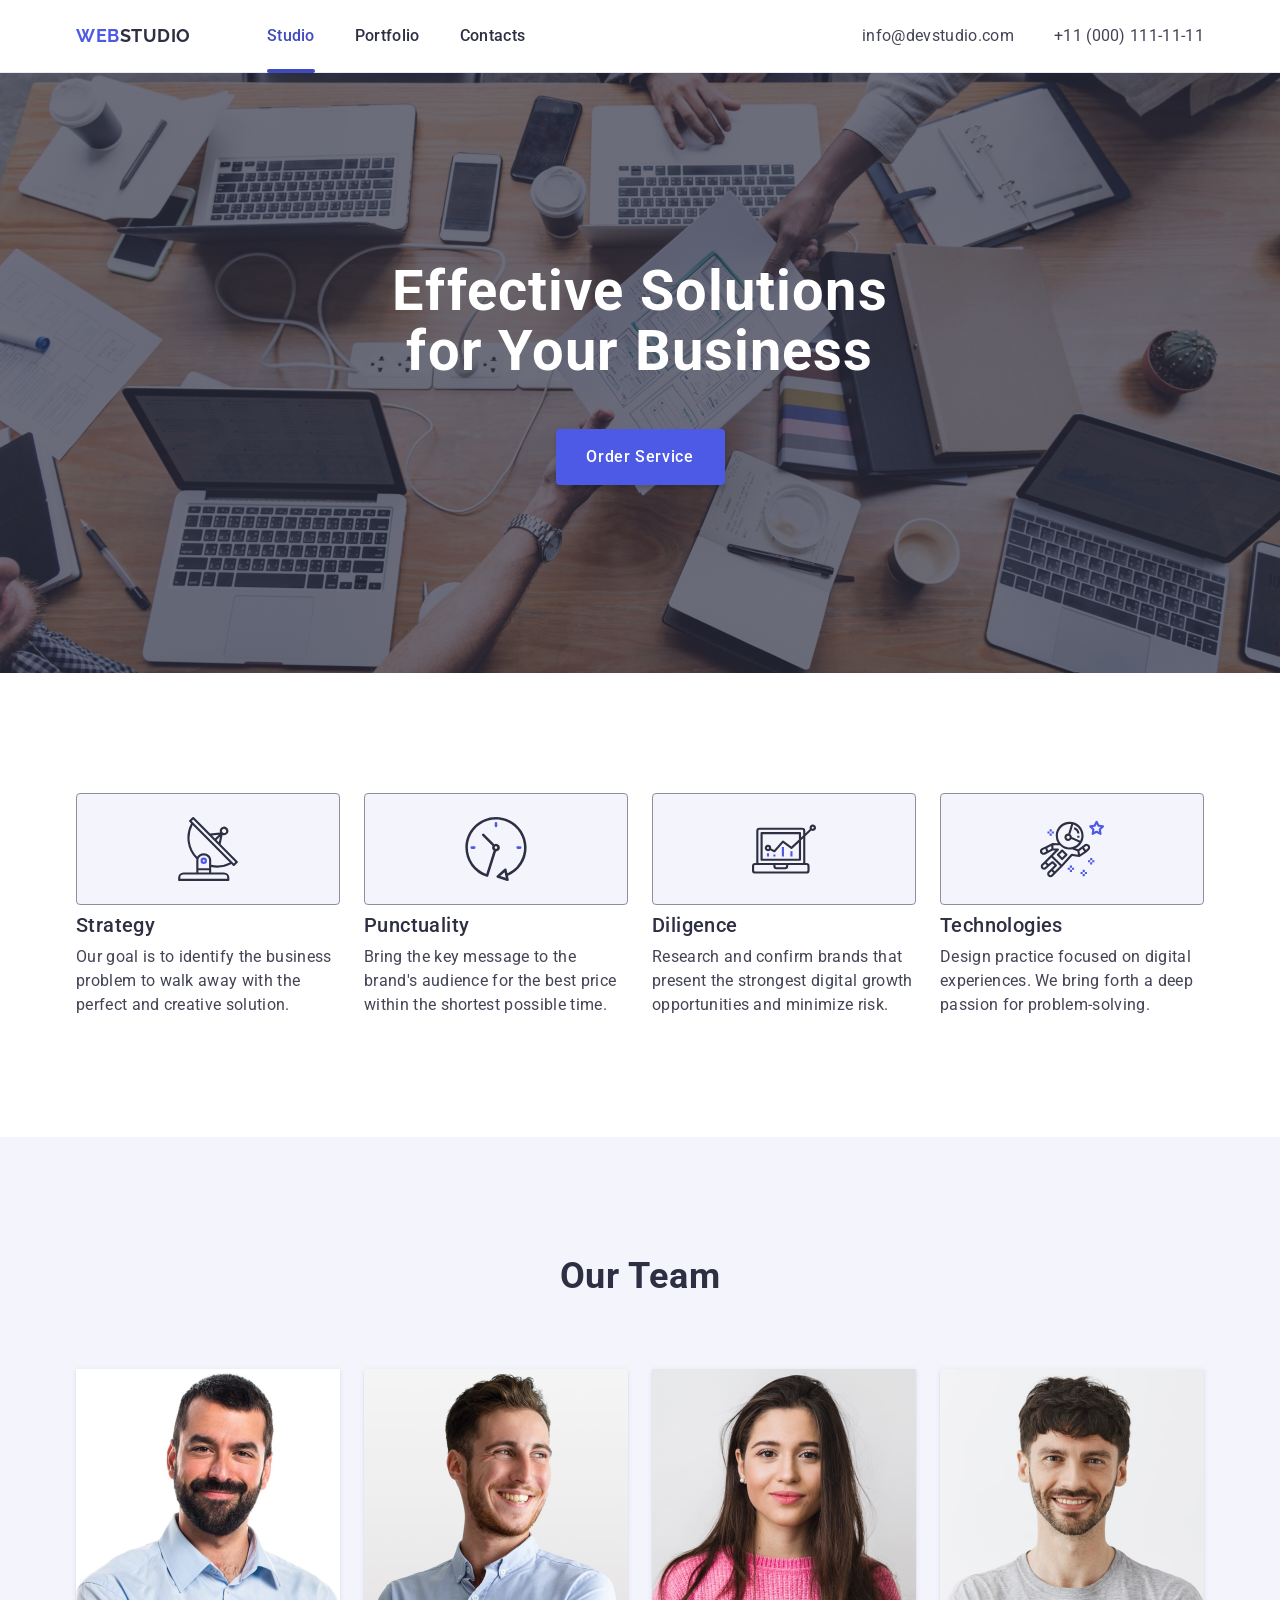
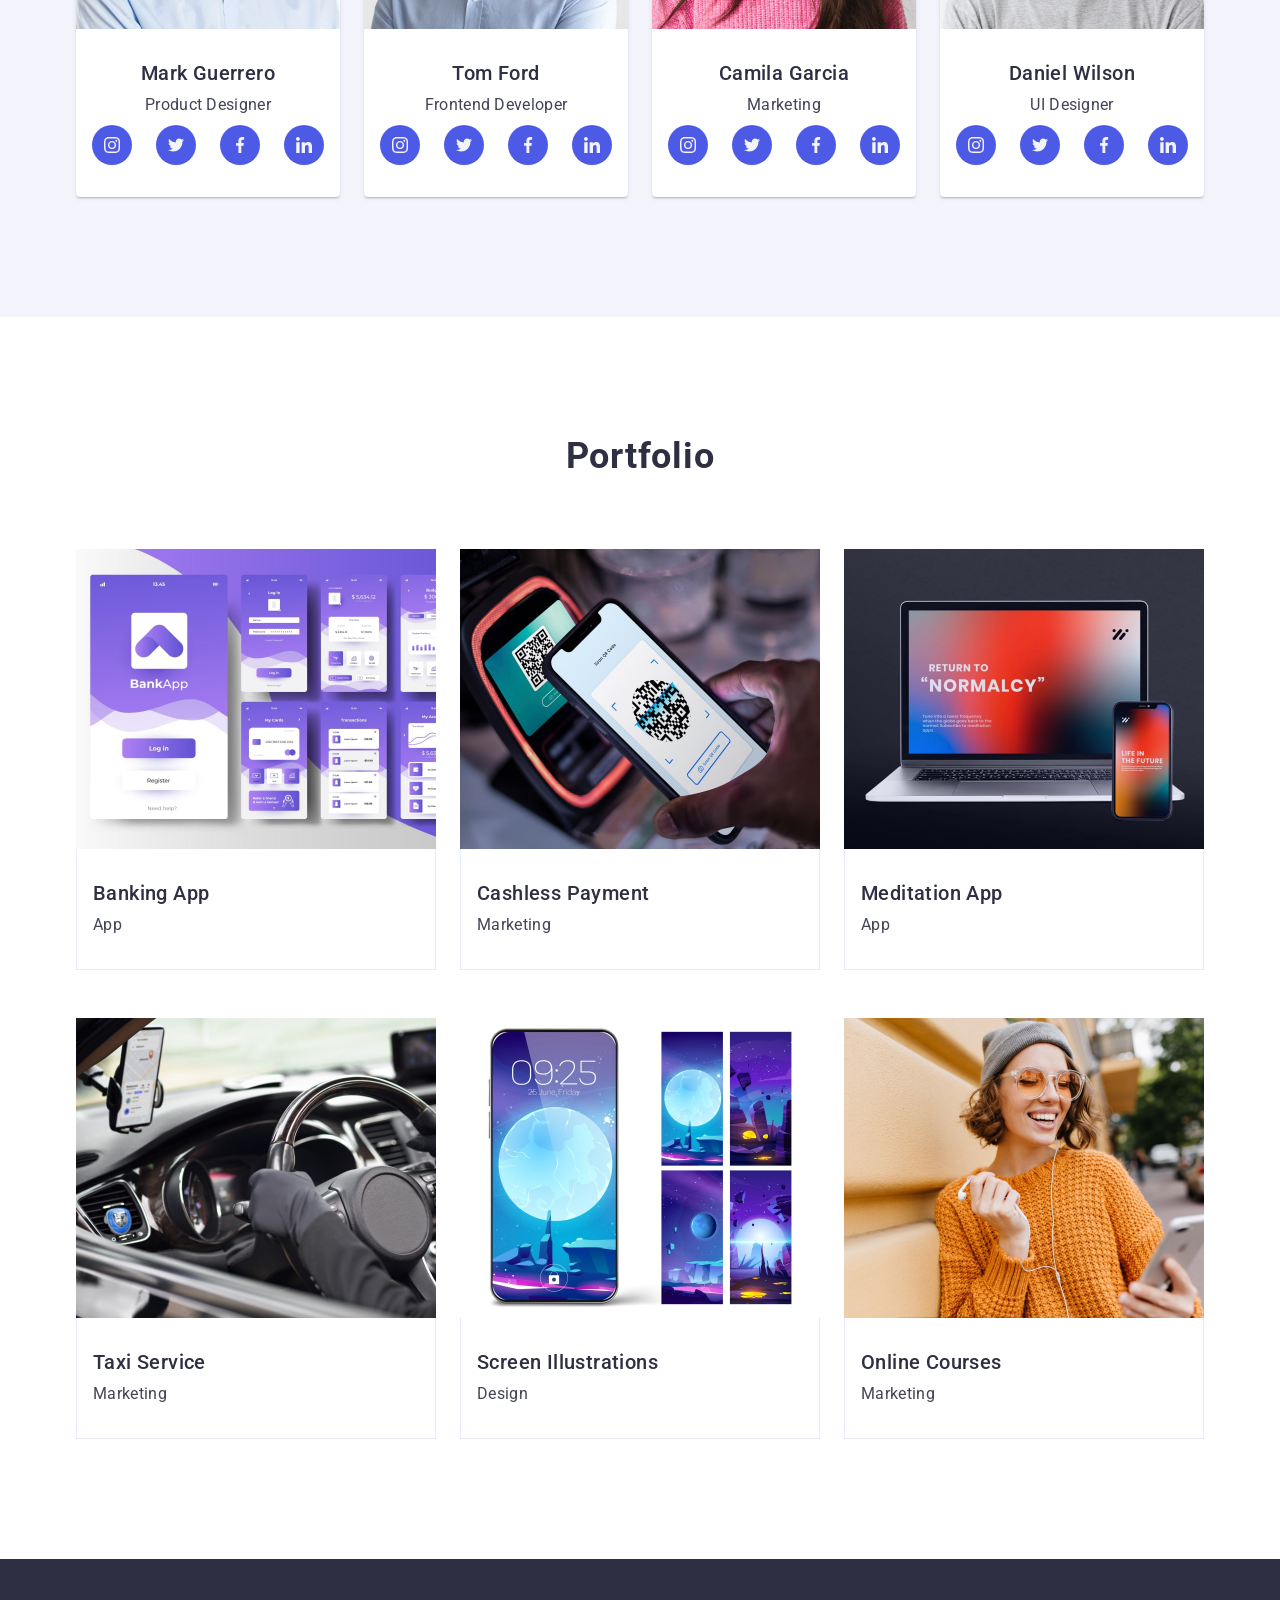
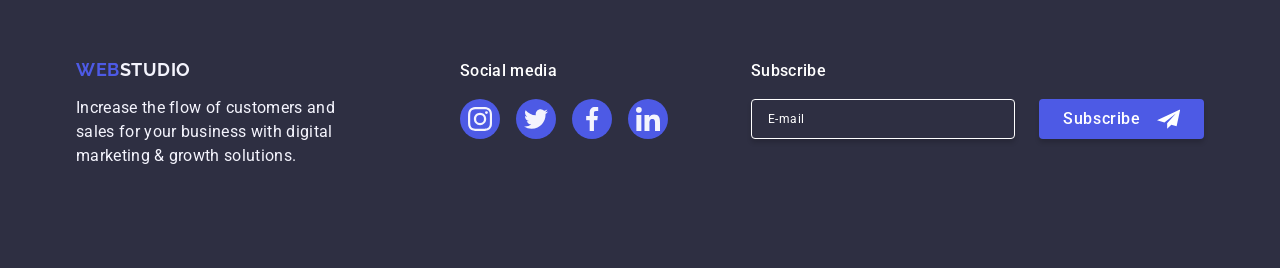
<file: index.html>
<!DOCTYPE html>
<html lang="en">
  <head>
    <meta charset="UTF-8" />
    <meta name="viewport" content="width=device-width, initial-scale=1.0" />
    <title>WebStudio</title>
    <link rel="preconnect" href="https://fonts.googleapis.com" />
    <link rel="preconnect" href="https://fonts.gstatic.com" crossorigin />
    <link
      href="https://fonts.googleapis.com/css2?family=Raleway:ital,wght@0,700;1,700&family=Roboto:wght@400;500;700&display=swap"
      rel="stylesheet"
    />
    <link
      rel="stylesheet"
      href="https://cdnjs.cloudflare.com/ajax/libs/modern-normalize/2.0.0/modern-normalize.min.css"
      integrity="sha512-4xo8blKMVCiXpTaLzQSLSw3KFOVPWhm/TRtuPVc4WG6kUgjH6J03IBuG7JZPkcWMxJ5huwaBpOpnwYElP/m6wg=="
      crossorigin="anonymous"
      referrerpolicy="no-referrer"
    />
    <link rel="stylesheet" href="./css/styles.css" />
  </head>

  <body>
    <header class="header">
      <div class="container header-container">
        <nav class="header-navigation">
          <a class="logo header-logo" href="./index.html"
            >Web<span class="header-logo-accent">Studio</span></a
          >
          <ul class="header-nav-list">
            <li class="header-menu">
              <a class="header-menu-link current" href="./index.html">Studio</a>
            </li>
            <li class="header-menu">
              <a class="header-menu-link" href="">Portfolio</a>
            </li>
            <li class="header-menu">
              <a class="header-menu-link" href="">Contacts</a>
            </li>
          </ul>
        </nav>
        <address class="header-address">
          <ul class="header-address-list">
            <li class="header-address-item">
              <a class="header-address-link" href="mailto:info@devstudio.com"
                >info@devstudio.com</a
              >
            </li>
            <li class="header-address-item">
              <a class="header-address-link" href="tel:+110001111111"
                >+11 (000) 111-11-11</a
              >
            </li>
          </ul>
        </address>
      </div>
    </header>

    <main>
      <section class="hero">
        <div class="container hero-container">
          <h1 class="hero-title">Effective Solutions for Your Business</h1>
          <button class="order-btn" type="button" data-modal-open>Order Service</button>
        </div>
      </section>

      <section class="features">
        <div class="container features-container">
          <h2 class="visually-hidden">Features</h2>
          <ul class="features-list">
            <li class="features-item">
              <div class="features-icon">
                <svg class="icon" width="64" height="64">
                  <use href="./images/icons.svg#icon-antenna"></use>
                </svg>
              </div>
              <h3 class="features-subtitle section-subtitle">Strategy</h3>
              <p class="features-text section-text">
                Our goal is to identify the business problem to walk away with
                the perfect and creative solution.
              </p>
            </li>
            <li class="features-item">
              <div class="features-icon">
                <svg class="icon" width="64" height="64">
                  <use href="./images/icons.svg#icon-clock"></use>
                </svg>
              </div>
              <h3 class="features-subtitle section-subtitle">Punctuality</h3>
              <p class="features-text section-text">
                Bring the key message to the brand's audience for the best price
                within the shortest possible time.
              </p>
            </li>
            <li class="features-item">
              <div class="features-icon">
                <svg class="icon" width="64" height="64">
                  <use href="./images/icons.svg#icon-diagram"></use>
                </svg>
              </div>
              <h3 class="features-subtitle section-subtitle">Diligence</h3>
              <p class="features-text section-text">
                Research and confirm brands that present the strongest digital
                growth opportunities and minimize risk.
              </p>
            </li>
            <li class="features-item">
              <div class="features-icon">
                <svg class="icon" width="64" height="64">
                  <use href="./images/icons.svg#icon-astronaut"></use>
                </svg>
              </div>
              <h3 class="features-subtitle section-subtitle">Technologies</h3>
              <p class="features-text section-text">
                Design practice focused on digital experiences. We bring forth a
                deep passion for problem-solving.
              </p>
            </li>
          </ul>
        </div>
      </section>

      <section class="team">
        <div class="container team-container">
          <h2 class="team-title section-title">Our Team</h2>
          <ul class="team-list">
            <li class="team-item">
              <img
                class="team-image"
                src="./images/employee-1.jpg"
                alt="Mark Guerrero"
                width="264"
                height="260"
              />
              <div class="team-item-card">
                <h3 class="team-subtitle section-subtitle">Mark Guerrero</h3>
                <p class="team-text section-text">Product Designer</p>
                <ul class="team-sn-list">
                  <li class="sn-item">
                    <a href="https://www.instagram.com" class="sn-link">
                      <svg class="sn-icon" width="16" height="16">
                        <use href="./images/icons.svg#icon-instagram"></use>
                      </svg>
                    </a>
                  </li>
                  <li class="sn-item">
                    <a href="https://www.twitter.com" class="sn-link">
                      <svg class="sn-icon" width="16" height="16">
                        <use href="./images/icons.svg#icon-twitter"></use>
                      </svg>
                    </a>
                  </li>
                  <li class="sn-item">
                    <a href="https://www.facebook.com" class="sn-link">
                      <svg class="sn-icon" width="16" height="16">
                        <use href="./images/icons.svg#icon-facebook"></use>
                      </svg>
                    </a>
                  </li>
                  <li class="sn-item">
                    <a href="https://www.linkedin.com" class="sn-link">
                      <svg class="sn-icon" width="16" height="16">
                        <use href="./images/icons.svg#icon-linkedin"></use>
                      </svg>
                    </a>
                  </li>
                </ul>
              </div>
            </li>
            <li class="team-item">
              <img
                class="team-image"
                src="./images/employee-2.jpg"
                alt="Tom Ford"
                width="264"
                height="260"
              />
              <div class="team-item-card">
                <h3 class="team-subtitle section-subtitle">Tom Ford</h3>
                <p class="team-text section-text">Frontend Developer</p>
                <ul class="team-sn-list">
                  <li class="sn-item">
                    <a href="https://www.instagram.com" class="sn-link">
                      <svg class="sn-icon" width="16" height="16">
                        <use href="./images/icons.svg#icon-instagram"></use>
                      </svg>
                    </a>
                  </li>
                  <li class="sn-item">
                    <a href="https://www.twitter.com" class="sn-link">
                      <svg class="sn-icon" width="16" height="16">
                        <use href="./images/icons.svg#icon-twitter"></use>
                      </svg>
                    </a>
                  </li>
                  <li class="sn-item">
                    <a href="https://www.facebook.com" class="sn-link">
                      <svg class="sn-icon" width="16" height="16">
                        <use href="./images/icons.svg#icon-facebook"></use>
                      </svg>
                    </a>
                  </li>
                  <li class="sn-item">
                    <a href="https://www.linkedin.com" class="sn-link">
                      <svg class="sn-icon" width="16" height="16">
                        <use href="./images/icons.svg#icon-linkedin"></use>
                      </svg>
                    </a>
                  </li>
                </ul>
              </div>
            </li>
            <li class="team-item">
              <img
                class="team-image"
                src="./images/employee-3.jpg"
                alt="Camila Garcia"
                width="264"
                height="260"
              />
              <div class="team-item-card">
                <h3 class="team-subtitle section-subtitle">Camila Garcia</h3>
                <p class="team-text section-text">Marketing</p>
                <ul class="team-sn-list">
                  <li class="sn-item">
                    <a href="https://www.instagram.com" class="sn-link">
                      <svg class="sn-icon" width="16" height="16">
                        <use href="./images/icons.svg#icon-instagram"></use>
                      </svg>
                    </a>
                  </li>
                  <li class="sn-item">
                    <a href="https://www.twitter.com" class="sn-link">
                      <svg class="sn-icon" width="16" height="16">
                        <use href="./images/icons.svg#icon-twitter"></use>
                      </svg>
                    </a>
                  </li>
                  <li class="sn-item">
                    <a href="https://www.facebook.com" class="sn-link">
                      <svg class="sn-icon" width="16" height="16">
                        <use href="./images/icons.svg#icon-facebook"></use>
                      </svg>
                    </a>
                  </li>
                  <li class="sn-item">
                    <a href="https://www.linkedin.com" class="sn-link">
                      <svg class="sn-icon" width="16" height="16">
                        <use href="./images/icons.svg#icon-linkedin"></use>
                      </svg>
                    </a>
                  </li>
                </ul>
              </div>
            </li>
            <li class="team-item">
              <img
                class="team-image"
                src="./images/employee-4.jpg"
                alt="Daniel Wilson"
                width="264"
                height="260"
              />
              <div class="team-item-card">
                <h3 class="team-subtitle section-subtitle">Daniel Wilson</h3>
                <p class="team-text section-text">UI Designer</p>
                <ul class="team-sn-list">
                  <li class="sn-item">
                    <a href="https://www.instagram.com" class="sn-link">
                      <svg class="sn-icon" width="16" height="16">
                        <use href="./images/icons.svg#icon-instagram"></use>
                      </svg>
                    </a>
                  </li>
                  <li class="sn-item">
                    <a href="https://www.twitter.com" class="sn-link">
                      <svg class="sn-icon" width="16" height="16">
                        <use href="./images/icons.svg#icon-twitter"></use>
                      </svg>
                    </a>
                  </li>
                  <li class="sn-item">
                    <a href="https://www.facebook.com" class="sn-link">
                      <svg class="sn-icon" width="16" height="16">
                        <use href="./images/icons.svg#icon-facebook"></use>
                      </svg>
                    </a>
                  </li>
                  <li class="sn-item">
                    <a href="https://www.linkedin.com" class="sn-link">
                      <svg class="sn-icon" width="16" height="16">
                        <use href="./images/icons.svg#icon-linkedin"></use>
                      </svg>
                    </a>
                  </li>
                </ul>
              </div>
            </li>
          </ul>
        </div>
      </section>

      <section class="portfolio">
        <div class="container portfolio-container">
          <h2 class="portfolio-title section-title">Portfolio</h2>
          <ul class="portfolio-list">
            <li class="portfolio-item">
              <div class="portfolio-item-wrap">
                <img
                  class="portfolio-image"
                  src="./images/project-card-1.jpg"
                  alt="Banking App"
                  width="360"
                  height="300"
                />
                <p class="portfolio-overlay">14 Stylish and User-Friendly App Design Concepts · Task Manager App · Calorie Tracker App · Exotic Fruit Ecommerce App · Cloud Storage App</p>
              </div>
              <div class="portfolio-thumb">
                <h3 class="portfolio-subtitle section-subtitle">Banking App</h3>
                <p class="portfolio-text section-text">App</p>
              </div>
            </li>
            <li class="portfolio-item">
              <div class="portfolio-item-wrap">
                <img
                  class="portfolio-image"
                  src="./images/project-card-2.jpg"
                  alt="Cashless Payment"
                  width="360"
                  height="300"
                />
                <p class="portfolio-overlay">14 Stylish and User-Friendly App Design Concepts · Task Manager App · Calorie Tracker App · Exotic Fruit Ecommerce App · Cloud Storage App</p>
              </div>
              <div class="portfolio-thumb">
                <h3 class="portfolio-subtitle section-subtitle">
                  Cashless Payment
                </h3>
                <p class="portfolio-text section-text">Marketing</p>
              </div>
            </li>
            <li class="portfolio-item">
              <div class="portfolio-item-wrap">
                <img
                  class="portfolio-image"
                  src="./images/project-card-3.jpg"
                  alt="Meditation App"
                  width="360"
                  height="300"
                />
                <p class="portfolio-overlay">14 Stylish and User-Friendly App Design Concepts · Task Manager App · Calorie Tracker App · Exotic Fruit Ecommerce App · Cloud Storage App</p>
              </div>
              <div class="portfolio-thumb">
                <h3 class="portfolio-subtitle section-subtitle">
                  Meditation App
                </h3>
                <p class="portfolio-text section-text">App</p>
              </div>
            </li>
            <li class="portfolio-item">
              <div class="portfolio-item-wrap">
                <img
                  class="portfolio-image"
                  src="./images/project-card-4.jpg"
                  alt="Taxi Service"
                  width="360"
                  height="300"
                />
                <p class="portfolio-overlay">14 Stylish and User-Friendly App Design Concepts · Task Manager App · Calorie Tracker App · Exotic Fruit Ecommerce App · Cloud Storage App</p>
              </div>
              <div class="portfolio-thumb">
                <h3 class="portfolio-subtitle section-subtitle">
                  Taxi Service
                </h3>
                <p class="portfolio-text section-text">Marketing</p>
              </div>
            </li>
            <li class="portfolio-item">
              <div class="portfolio-item-wrap">
              <img
                class="portfolio-image"
                src="./images/project-card-5.jpg"
                alt="Screen Illustrations"
                width="360"
                height="300"
              />
              <p class="portfolio-overlay">14 Stylish and User-Friendly App Design Concepts · Task Manager App · Calorie Tracker App · Exotic Fruit Ecommerce App · Cloud Storage App</p>
            </div>
              <div class="portfolio-thumb">
                <h3 class="portfolio-subtitle section-subtitle">
                  Screen Illustrations
                </h3>
                <p class="portfolio-text section-text">Design</p>
              </div>
            </li>
            <li class="portfolio-item">
               <div class="portfolio-item-wrap">
                  <img
                    class="portfolio-image"
                    src="./images/project-card-6.jpg"
                    alt="Online Courses"
                    width="360"
                    height="300"
                  />
                  <p class="portfolio-overlay">14 Stylish and User-Friendly App Design Concepts · Task Manager App · Calorie Tracker App · Exotic Fruit Ecommerce App · Cloud Storage App</p>
               </div>
                <div class="portfolio-thumb">
                <h3 class="portfolio-subtitle section-subtitle">
                  Online Courses
                </h3>
                <p class="portfolio-text section-text">Marketing</p>
              </div>
              
            </li>
          </ul>
        </div>
      </section>
    </main>

    
    <footer class="footer">
      <div class="container footer-container">
        <div class="footer-main-info">
        <a class="logo footer-logo" href="./index.html"
          >Web<span class="footer-logo-accent">Studio</span></a
        >
        <p class="footer-text">
          Increase the flow of customers and sales for your business with
          digital marketing & growth solutions.
        </p>
        </div>
        <div class="foter-sn">
          <P class="social-media">Social media</P>
          <ul class="footer-sn-list">
            <li class="footer-sn-item">
              <a href="https://www.instagram.com" class="footer-sn-link">
                <svg class="footer-sn-icon" width="24" height="24">
                  <use href="./images/icons.svg#icon-instagram"></use>
                </svg>
              </a>
                    </li>
                    <li class="footer-sn-item">
                      <a href="https://www.twitter.com" class="footer-sn-link">
                        <svg class="footer-sn-icon" width="24" height="24">
                          <use href="./images/icons.svg#icon-twitter"></use>
                        </svg>
                      </a>
                    </li>
                    <li class="footer-sn-item">
                      <a href="https://www.facebook.com" class="footer-sn-link">
                        <svg class="footer-sn-icon" width="24" height="24">
                          <use href="./images/icons.svg#icon-facebook"></use>
                        </svg>
                      </a>
                    </li>
                    <li class="footer-sn-item">
                      <a href="https://www.linkedin.com" class="footer-sn-link">
                        <svg class="footer-sn-icon" width="24" height="24">
                          <use href="./images/icons.svg#icon-linkedin"></use>
                        </svg>
                      </a>
                    </li>
                    </ul>
        </div>
        <div class="subscribe">
          <p class="subscribe-title">Subscribe</p>
          <form class="subscribe-form">
            <label for="email" class="scribe-email">
              <input 
                name="email" 
                class="subscribe-input" 
                type="email" 
                id="email"
                placeholder="E-mail"
              />
            </label>  
            <button type="submit"   class="subscribe-btn">Subscribe
              <svg class="submit-icon"
                width="24"
                height="24">
                <use href="./images/icons.svg#icon-submit"></use>
              </svg>
            </button>
          </form>
        </div>
      </div>
    </footer>

<!-- Backdrop and modal -->
    <div class="backdrop" data-modal>
      <div class="modal" >
        <button class="modal-close-btn" type="button" data-modal-close>
          <svg class="close-btn-icon" 
            width="8" 
            height="8"> 
            <use href="./images/icons.svg#icon-close-black"></use>
          </svg>
        </button>
        <p class="modal-title">Leave your contacts and we will call you back</p>
        <form class="contact-form">
          <div class="form-field">
            <label for="user-name" class="form-field-name">Name</label>
            <div class="contact-form-wrapper">
              <input 
                  name="user-name" 
                  class="contact-form-input" 
                  type="text" 
                  placeholder=""
                  id="user-name"
                  required 
              />
              <svg class="form-icon" 
                width="18" 
                height="24"
              > 
                <use href="./images/icons.svg#icon-user"></use>
              </svg>
            </div>
          </div>
          <div class="form-field">
            <label for="user-phone" class="form-field-name">Phone</label>
              <div class="contact-form-wrapper">
                <input 
                  name="user-phone" 
                  class="contact-form-input" 
                  type="tel"
                  placeholder=""
                  id="user-phone" 
                  required 
                />
                <svg class="form-icon" 
                  width="18" 
                  height="24"
                > 
                  <use href="./images/icons.svg#icon-phone"></use>
                </svg>
              </div>
          </div>
          <div class="form-field">
            <label for="user-mail" class="form-field-name">Email</label>
              <div class="contact-form-wrapper">
                <input 
                  name="user-mail" 
                  class="contact-form-input" 
                  type="email" 
                  placeholder=""
                  id="user-mail"
                  required 
                />
                <svg class="form-icon" 
                  width="18" 
                  height="24"
                > 
                  <use href="./images/icons.svg#icon-email"></use>
                </svg>
              </div>
          </div>
          <div class="form-comment">
            <label for="user-comment" class="form-field-name">Comment</label>
            <textarea 
              name="user-comment" 
              class="contact-form-message" 
              placeholder="Text input"
              id="user-comment"
            ></textarea>
          </div>
          <div class="form-checkbox">
            <input 
              name="user-privacy" 
              type="checkbox" 
              class="contact-form-checkbox visually-hidden" 
              id="user-privacy"
              value="true" 
            />
            <label for="user-privacy" class="policy-text"> 
              <span class="icon-check"> 
                <svg class="checkbox-icon"
                  width="10"
                  height="8">
                    <use href="./images/icons.svg#icon-check"></use>
                </svg>
              </span>
              I accept the terms and conditions of the &nbsp; 
              <a href="" class="privacy-policy">Privacy Policy</a>
            </label> 
          </div>
          <button type="submit" class="submit-btn">Send</button>
        </form>
      </div>
    </div>
    <script src="./js/modal.js"></script>
  </body>
</html>
</file>
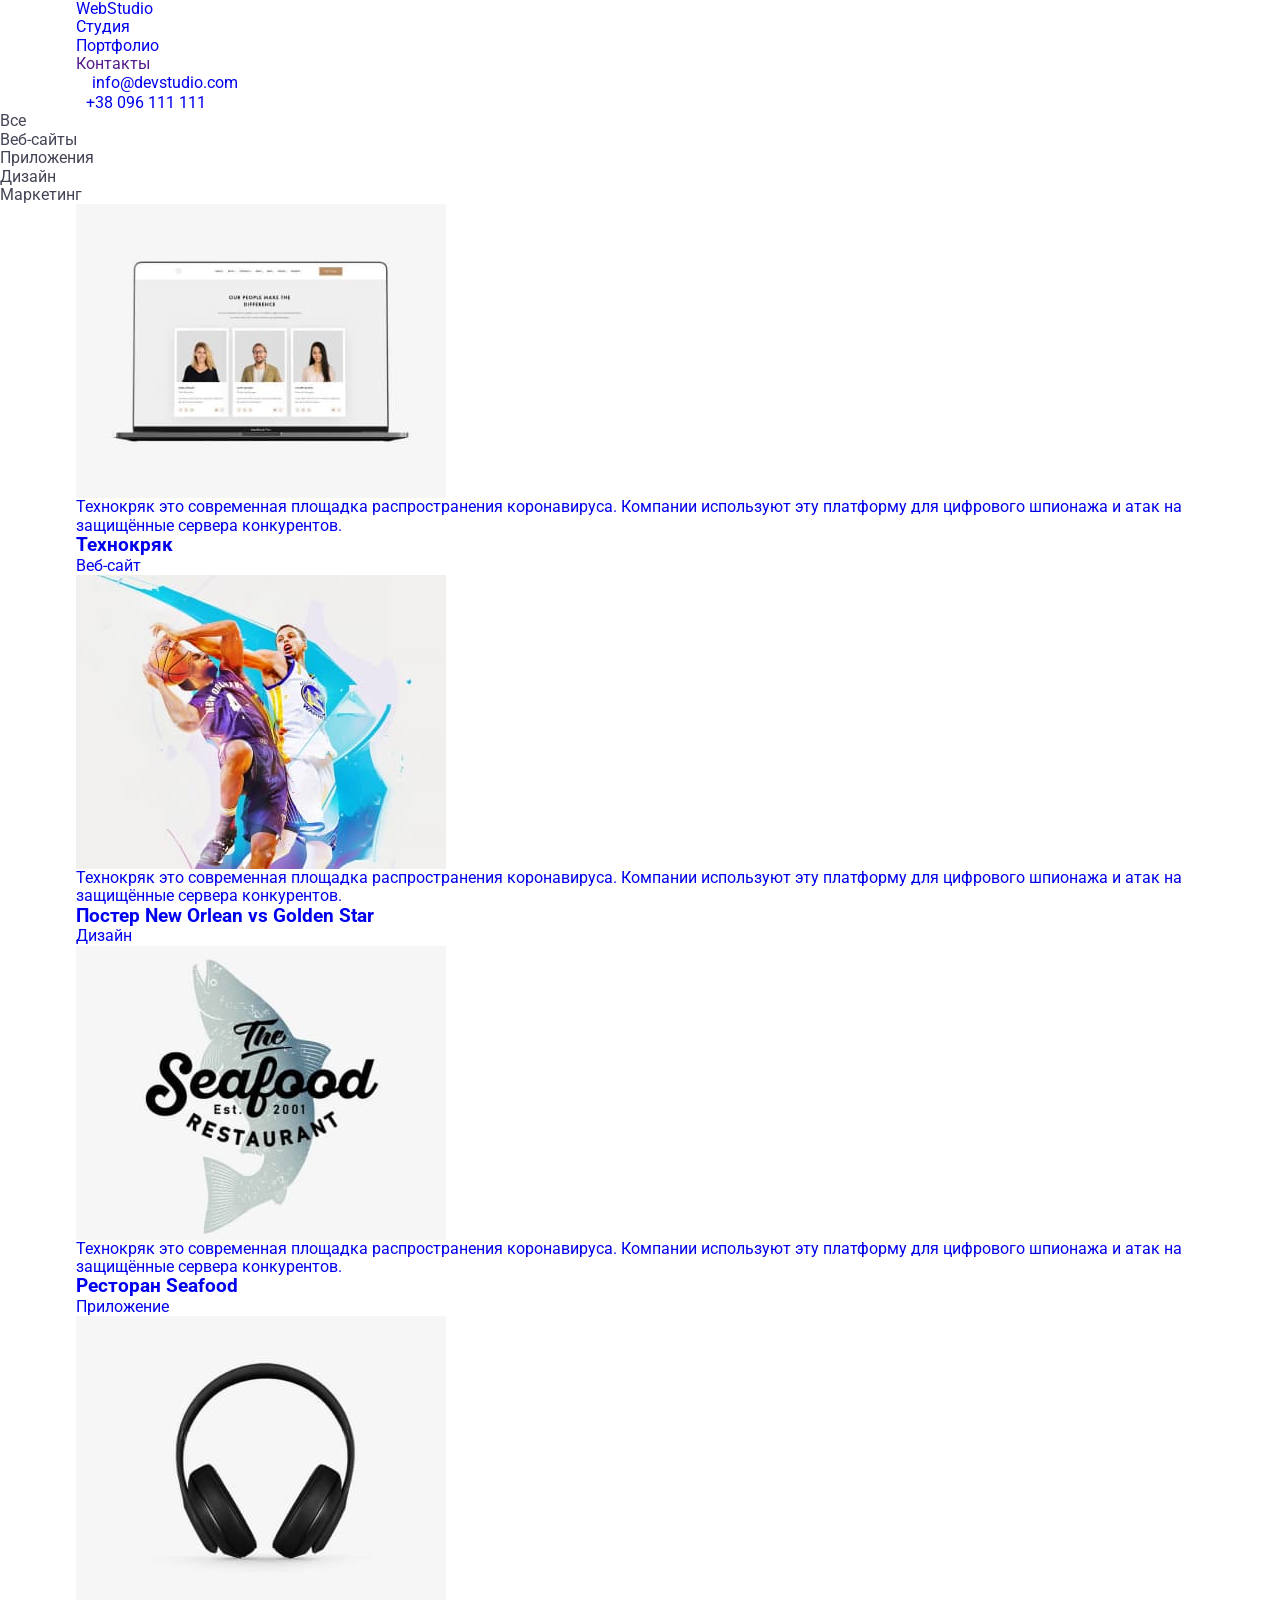
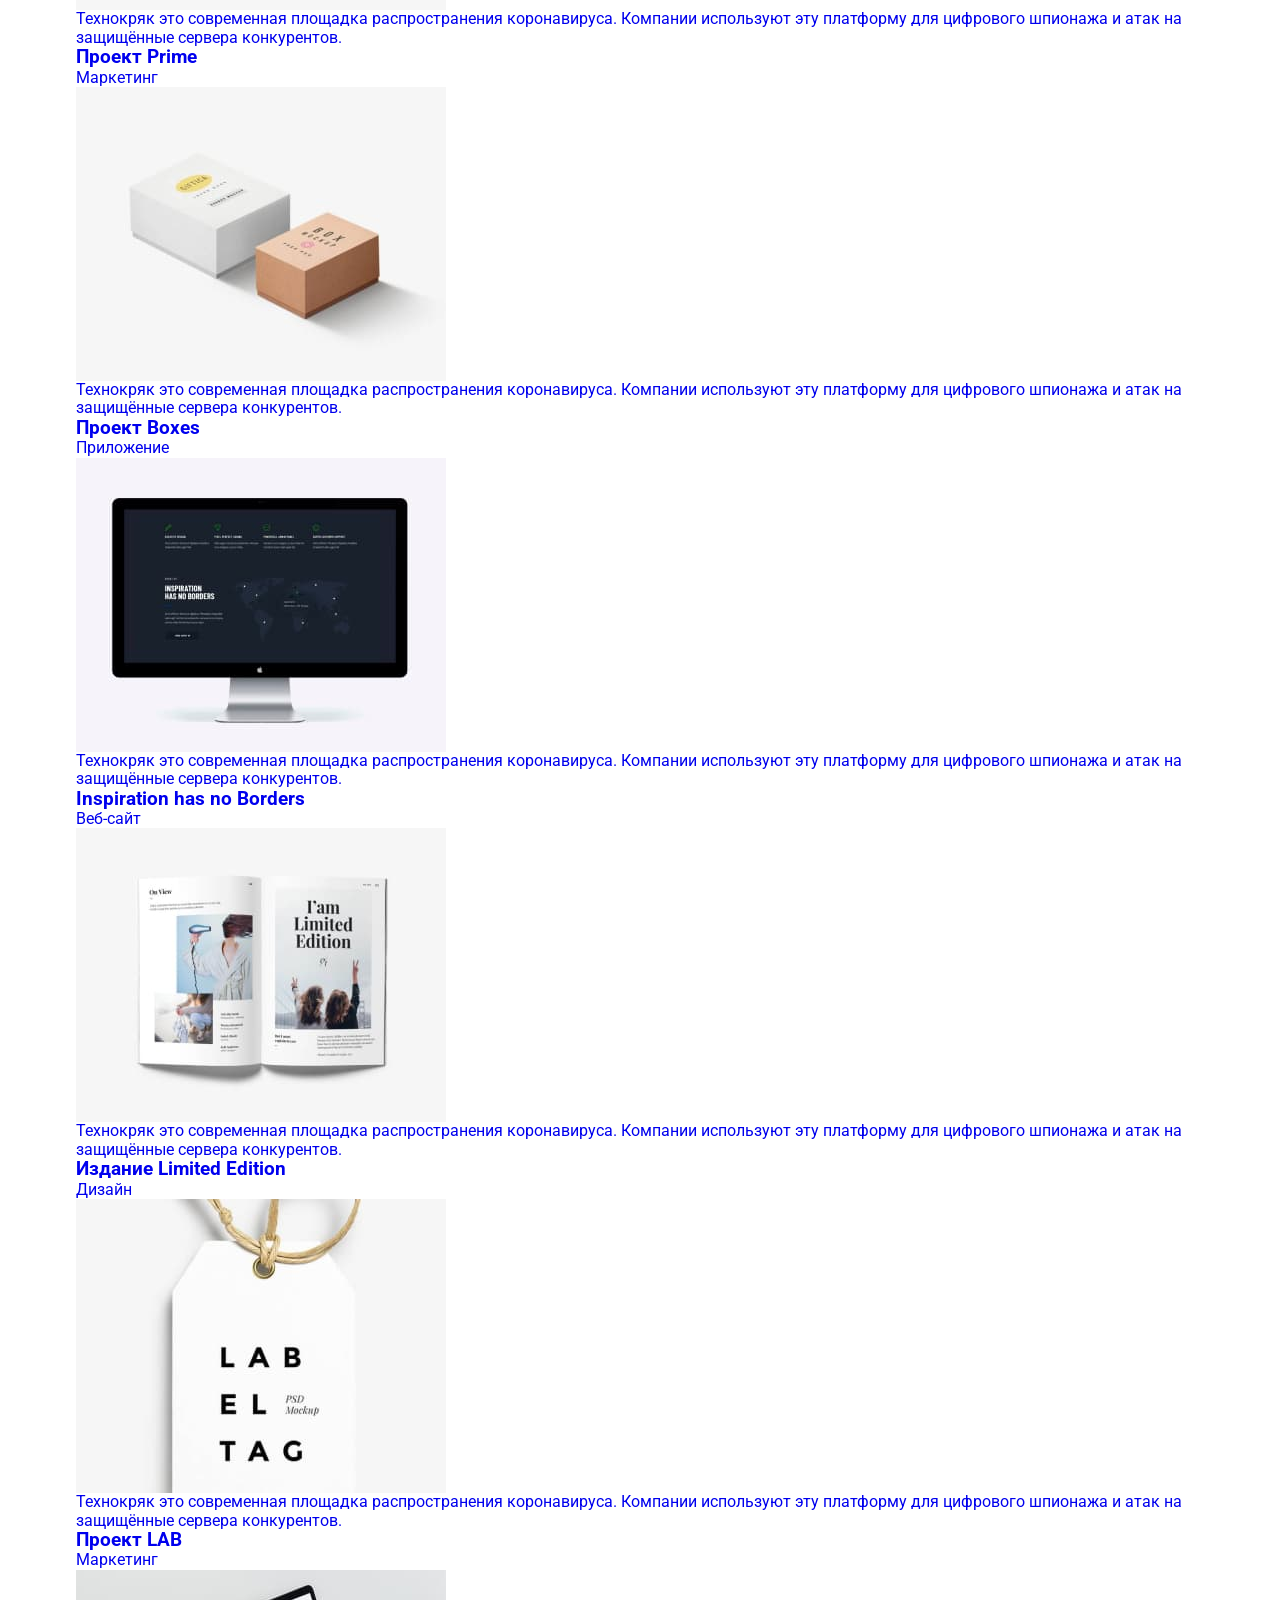
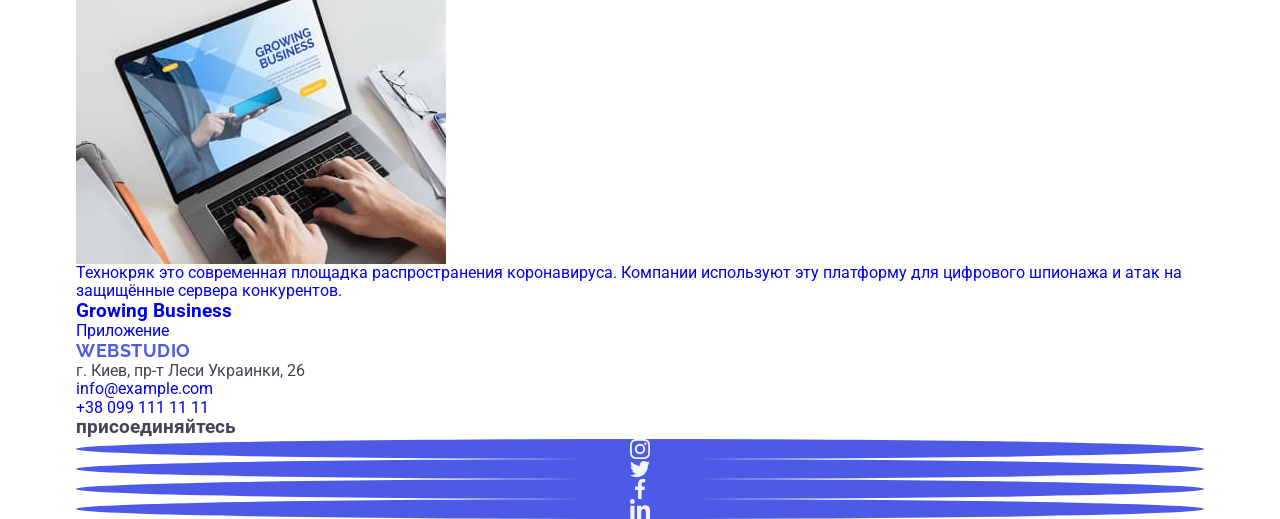
<file: portfolio.html>
<!DOCTYPE html>
<html lang="ru">
<head>
    <meta charset="UTF-8">
    <meta http-equiv="X-UA-Compatible" content="IE=edge">
    <meta name="viewport" content="width=device-width, initial-scale=1.0">
    <title>Portfolio</title>
    <link rel="preconnect" href="https://fonts.gstatic.com">
    <link href="https://fonts.googleapis.com/css2?family=Raleway:wght@700&family=Roboto:wght@400;500;700;900&display=swap"
        rel="stylesheet">
    <link rel="stylesheet" href="https://cdnjs.cloudflare.com/ajax/libs/modern-normalize/1.1.0/modern-normalize.min.css">
    <link rel="stylesheet" href="./css/styles.css">
    
</head> 
<body>
    
    <header class="container page-header">
        <!-- Logo is text -->
        <nav class="main-nav">
            <a href="index.html" class="header-logo">Web<span class="header-logo-part">Studio</span></a>
            <ul class="site-nav list">
                <li class="item"><a href="./index.html" class="link">Студия</a></li>
                <li class="item"><a href="./portfolio.html" class="link current">Портфолио</a></li>
                <li class="item"><a href="" class="link">Контакты</a></li>
            </ul>
        </nav>
    
        <ul class="contacts-nav list">
            <li class="item"><a href="mailto:info@devstudio.com" class="link"><svg class="icon" width="16px" height="12px">
                        <use href='./images/icons.svg#icon-envelope'></use>
                    </svg>info@devstudio.com</a>
            </li>
    
            <li class="item"><a href="tel:+38096111111" class="link"><svg class="icon" width="10px" height="16px">
                        <use href='./images/icons.svg#icon-smartphone'></use>
                    </svg>+38 096 111 111</a>
            </li>
        </ul>
    </header>

    <!-- <section class="section"> -->  
        <div>
            <ul class="btn-list">
                <li class="btn"><button class="btn-link">Все</button></li>
                <li class="btn"><button class="btn-link">Веб-сайты</button></li>
                <li class="btn"><button class="btn-link">Приложения</button></li>
                <li class="btn"><button class="btn-link">Дизайн</button></li>
                <li class="btn"><button class="btn-link">Маркетинг</button></li>
            </ul>
        </div>

        <div class="card-set">
            <ul class="container list">
                <li class="item">
                    <a href="#" class="card">
                        <div class="card-thumb">
                            <img src="./images/portfolio-img-1.jpg" alt="portfolio-img-1" width="370" /><p class="overlay-text"> Технокряк это современная площадка распространения коронавируса. Компании используют эту платформу для цифрового
                            шпионажа и атак на защищённые сервера конкурентов.</p>
                        </div>
                        <div class="card-content">
                            <h3 class="title">Технокряк</h3>
                            <p class="item-type">Веб-сайт</p>
                        </div>
                    </a>
                </li>

                <li class="item">
                    <a href="#" class="card">
                        <div class="card-thumb">
                            <img src="./images/portfolio-img-2.jpg" alt="portfolio-img-2" width="370"/><p class="overlay-text"> Технокряк это современная площадка распространения коронавируса. Компании используют эту платформу для цифрового шпионажа и атак на защищённые сервера конкурентов.</p>
                        </div>
                        <div class="card-content">
                            <h3 class="title">Постер New Orlean vs Golden Star</h3>
                            <p class="item-type">Дизайн</p>
                        </div>
                    </a>
                </li>

                <li class="item">
                    <a href="#" class="card">
                        <div class="card-thumb">
                            <img src="./images/portfolio-img-3.jpg" alt="portfolio-img-3" width="370"/><p class="overlay-text"> Технокряк это современная площадка распространения коронавируса. Компании используют эту
                                платформу для цифрового шпионажа и атак на защищённые сервера конкурентов.</p>
                        </div>
                        <div class="card-content">
                            <h3 class="title">Ресторан Seafood</h3>
                            <p class="item-type">Приложение</p>
                        </div>
                    </a>
                </li>

                <li class="item">
                    <a href="#" class="card">
                        <div class="card-thumb">
                            <img src="./images/portfolio-img-4.jpg" alt="portfolio-img-4" width="370" /><p class="overlay-text"> Технокряк это современная площадка распространения коронавируса. Компании используют эту
                                платформу для цифрового шпионажа и атак на защищённые сервера конкурентов.</p>
                        </div>
                        <div class="card-content">
                            <h3 class="title">Проект Prime</h3>
                            <p class="item-type">Маркетинг</p>
                        </div>
                    </a>
                </li>

                <li class="item">
                    <a href="#" class="card">
                        <div class="card-thumb">
                            <img src="./images/portfolio-img-5.jpg" alt="portfolio-img-5" width="370"/><p class="overlay-text"> Технокряк это современная площадка распространения коронавируса. Компании используют эту
                                платформу для цифрового шпионажа и атак на защищённые сервера конкурентов.</p>
                        </div>
                        <div class="card-content">
                            <h3 class="title">Проект Boxes</h3>
                            <p class="item-type">Приложение</p>
                        </div>
                    </a>
                </li>

                <li class="item">
                    <a href="#" class="card">
                        <div class="card-thumb">
                            <img src="./images/portfolio-img-6.jpg" alt="portfolio-img-6" width="370"/><p class="overlay-text"> Технокряк это современная площадка распространения коронавируса. Компании используют эту
                                платформу для цифрового шпионажа и атак на защищённые сервера конкурентов.</p>
                        </div>
                        <div class="card-content">
                            <h3 class="title">Inspiration has no Borders</h3>
                            <p class="item-type">Веб-сайт</p>
                        </div>
                    </a>
                </li>

                <li class="item">
                    <a href="#" class="card">
                        <div class="card-thumb">
                            <img src="./images/portfolio-img-7.jpg" alt="portfolio-img-7" width="370"/><p class="overlay-text"> Технокряк это современная площадка распространения коронавируса. Компании используют эту
                                платформу для цифрового шпионажа и атак на защищённые сервера конкурентов.</p>
                        </div>
                        <div class="card-content">
                            <h3 class="title">Издание Limited Edition</h3>
                            <p class="item-type">Дизайн</p>
                        </div>
                    </a>
                </li>

                <li class="item">
                    <a href="#" class="card">
                        <div class="card-thumb">
                            <img src="./images/portfolio-img-8.jpg" alt="portfolio-img-8" width="370"/><p class="overlay-text"> Технокряк это современная площадка распространения коронавируса. Компании используют эту
                                платформу для цифрового шпионажа и атак на защищённые сервера конкурентов.</p>
                        </div>
                        <div class="card-content">
                            <h3 class="title">Проект LAB</h3>
                            <p class="item-type">Маркетинг</p>
                        </div>
                    </a>
                </li>

                <li class="item">
                    <a href="#" class="card">
                        <div class="card-thumb">
                            <img src="./images/portfolio-img-9.jpg" alt="portfolio-img-9" width="370"/><p class="overlay-text"> Технокряк это современная площадка распространения коронавируса. Компании используют эту
                                платформу для цифрового шпионажа и атак на защищённые сервера конкурентов.</p>
                        </div>
                        <div class="card-content">
                            <h3 class="title">Growing Business</h3>
                            <p class="item-type">Приложение</p>
                        </div>
                    </a>
                </li>
            </ul>
        </div>
    
    
    <!-- </section> -->
    
    <footer class="page-footer">
        <section class="container list">
            <ul class="footer-info">
                <li class="footer-contacts">
                    <div>
                        <a href="index.html" class="logo">Web<span class="footer-logo-part">Studio</span></a>
                        <!-- <address >  -->
                        <p class="address">г. Киев, пр-т Леси Украинки, 26</p>
                        <ul class="footer-nav list">
                            <li class="item"><a href="mail:info@example.com">info@example.com</a></li>
                            <li class="item"><a href="tel:+380991111111">+38 099 111 11 11</a></li>
                        </ul>
                    </div>
                </li>
                <li class="footer-sn">
                    <div class="footer-sn">
                        <h3>присоединяйтесь</h3>
                        <ul class="social-network list">
                            <li class="footer-sn-icon">
                                <a href="https://instagram.com">
                                    <div class="footer-sn-link">
                                        <svg class="icon" width="20px" height="20px">
                                            <use href='./images/icons.svg#icon-instagram'></use>
                                        </svg>
                                    </div>
                                </a>
                            </li>
                            <li class="footer-sn-icon">
                                <a href="https://twitter.com">
                                    <div class="footer-sn-link">
                                        <svg class="icon" width="20px" height="20px">
                                            <use href='./images/icons.svg#icon-twitter'></use>
                                        </svg>
                                    </div>
                                </a>
                            </li>
                            <li class="footer-sn-icon">
                                <a href="https://facebook.com">
                                    <div class="footer-sn-link">
                                        <svg class="icon" width="20px" height="20px">
                                            <use href='./images/icons.svg#icon-facebook'></use>
                                        </svg>
                                    </div>
                                </a>
                            </li>
                            <li class="footer-sn-icon">
                                <a href="https://linkedin.com">
                                    <div class="footer-sn-link">
                                        <svg class="icon" width="20px" height="20px">
                                            <use href='./images/icons.svg#icon-linkedin'></use>
                                        </svg>
                                    </div>
                                </a>
                            </li>
                        </ul>
                    </div>
                </li>
            </ul>
        </section>
    </footer>
<script src="./js/modal.js"></script>
</body>
</html>
</file>
<file: css/styles.css>
body {
  font-family: "Roboto", sans-serif;
  color: #434455;
  background: #ffffff;
}

.section-title {
  font-weight: 700;
  font-size: 36px;
  line-height: 1.11;
  letter-spacing: 0.02em;
  color: #2e2f42;
  text-transform: capitalize;
}

.section-subtitle {
  font-weight: 500;
  font-size: 20px;
  line-height: 1.2;
  letter-spacing: 0.02em;
  color: #2e2f42;
  margin-bottom: 8px;
}

.section-text {
  font-weight: 400;
  font-size: 16px;
  line-height: 1.5;
  letter-spacing: 0.02em;
  color: #434455;
}

ul,
ol {
  list-style-type: none;
  margin: 0;
  padding: 0;
}

h1,
h2,
h3,
h4,
h5,
h6,
p {
  margin: 0;
}

a {
  text-decoration: none;
}

button {
  padding: 0;
  border: none;
  font: inherit;
  color: inherit;
  background-color: transparent;
  cursor: pointer;
}

.logo {
  font-family: "Raleway", sans-serif;
  font-weight: 700;
  font-size: 18px;
  line-height: 1.17;
  letter-spacing: 0.03em;
  text-transform: uppercase;
  color: #4d5ae5;
}

.header-logo-accent {
  color: #2e2f42;
}

.footer-logo-accent {
  color: #f4f4fd;
}

.container {
  width: 1158px;
  padding: 0 15px;
  margin: 0 auto;
}

img {
  display: block;
}

.visually-hidden {
  position: absolute;
  width: 1px;
  height: 1px;
  margin: -1px;
  border: 0;
  padding: 0;
  white-space: nowrap;
  clip-path: inset(100%);
  clip: rect(0 0 0 0);
  overflow: hidden;
}

/* ---------- HEADER----------  */
.header {
  border-bottom: 1px solid #e7e9fc;
  box-shadow:  2px 1px rgba(46, 47, 66, 0.08), 0px 1px 1px rgba(46, 47, 66, 0.16), 0px 1px 6px rgba(46, 47, 66, 0.08);
}

.header-container {
  display: flex;
  align-items: center;
  
}
.header-logo {
  margin-right: 76px;
  padding: 24px 0;
}

.header-navigation {
  display: flex;
  align-items: center;
}

.header-nav-list {
  display: flex;
  align-items: center;
  gap: 40px;
}

.header-menu {
  /* position: relative; */
}

.header-menu-link {
  position: relative;
  display: block;
  padding: 24px 0;
  font-weight: 500;
  font-size: 16px;
  line-height: 1.5;
  letter-spacing: 0.02em;
  color: #2e2f42;
  transition: color 250ms cubic-bezier(0.4, 0, 0.2, 1);
}

.header-menu-link:hover,
.header-menu-link:focus,
.header-menu-link:active {
  color: #404bbf;
  
}

.header-menu-link.current {
  color:#404bbf;
}

.header-menu-link.current::after {
  content: "";
  position: absolute;
  left: 0;
  bottom: -1px;
  display: block;
  border-radius: 2px;
  width: 48px;
  height: 4px;
  background-color: #404bbf;
}

.header-address {
  font-style: normal;
  margin-left: auto;
}

.header-address-list {
  display: flex;
  align-items: center;
  gap: 40px;
}

.header-address-item {
}

.header-address-link {
  display: block;
  padding: 24px 0;
  font-style: normal;
  font-weight: 400;
  font-size: 16px;
  line-height: 1.5;
  letter-spacing: 0.02em;
  color: #434455;
  transition: color 250ms cubic-bezier(0.4, 0, 0.2, 1);

}

.header-address-link:hover,
.header-address-link:focus {
  color: #404bbf;
}

/* ----------   ----------  */

/* ---------- HERO----------  */
.hero {
  margin: 0 auto;
  max-width: 1440px;
  background: #2e2f42;
  display: block;
  height: 600px;
  padding-top: 188px;
  padding-bottom: 188px;
  background-image: linear-gradient(
      rgba(46, 47, 66, 0.7),
      rgba(46, 47, 66, 0.7)
    ),
    url(../images/people-office.jpg);
  background-repeat: no-repeat;
  background-size: cover;
  background-position: center center;
}

.hero-container {
}

.hero-title {
  margin-left: auto;
  margin-right: auto;
  max-width: 496px;
  font-weight: 700;
  font-size: 56px;
  line-height: 1.07143;
  letter-spacing: 0.02em;
  text-align: center;
  color: #fff;
}

.order-btn {
  display: block;
  margin-top: 48px;
  margin-left: auto;
  margin-right: auto;
  font-family: Roboto, sans-serif;
  font-weight: 500;
  font-size: 16px;
  line-height: 1.5;
  letter-spacing: 0.04em;
  color: #fff;
  background-color: #4d5ae5;
  border-radius: 4px;
  min-width: 169px;
  height: 56px;
  box-shadow: 0 4px 4px 0 rgba(0, 0, 0, 0.15);
  transition: background-color 250ms cubic-bezier(0.4, 0, 0.2, 1);
}

.order-btn:hover,
.order-btn:focus {
  background-color: #404bbf;
}
/* ----------   ----------  */

/* ---------- FEATURES----------  */
.features {
  padding-top: 120px;
  padding-bottom: 120px;
}

.features-container {
  display: flex;
}

.features-title {
}

.features-list {
  display: flex;
  gap: 24px;
}

.features-item {
  width: calc((100% - 3 * 24px) / 4);
}

.features-icon {
  display: flex;
  align-items: center;
  justify-content: center;
  background: #f4f4fd;
  border: 1px solid #8e8f99;
  border-radius: 4px;
  width: 264px;
  height: 112px;
  margin-bottom: 8px;
}

.features-text {
}
/* ----------   ----------  */

/* ---------- TEAM----------  */
.team {
  background: #f4f4fd;
  padding-top: 120px;
  padding-bottom: 120px;
}

.team-container {
}

.team-title {
  text-align: center;
  margin-bottom: 72px;
}

.team-list {
  display: flex;
  gap: 24px;
}

.team-item {
  background: #ffffff;
  border-radius: 0 0 4px 4px;
  width: calc((100% - 3 * 24px) / 4);
  box-shadow: 0 2px 1px 0 rgba(46, 47, 66, 0.08),
    0 1px 1px 0 rgba(46, 47, 66, 0.16), 0 1px 6px 0 rgba(46, 47, 66, 0.08);
}

.team-image {
}

.team-item-card {
  padding-top: 32px;
  padding-bottom: 32px;
}

.team-subtitle {
  text-align: center;
  margin-left: auto;
  margin-right: auto;
}

.team-text {
  text-align: center;
  margin-left: auto;
  margin-right: auto;
  margin-bottom: 8px;
}

.team-sn-list {
  display: flex;
  align-items: center;
  justify-content: center;
  gap: 24px;
}
.sn-item {
  width: 40px;
  height: 40px;
}

.sn-link {
  width: 100%;
  height: 100%;
  display: flex;
  align-items: center;
  justify-content: center;
  border-radius: 50%;
  background-color: #4d5ae5;
  transition: background-color 250ms cubic-bezier(0.4, 0, 0.2, 1);
}

.sn-link:hover,
.sn-link:focus {
  background-color: #404bbf;
}

.sn-icon {
  fill: #f4f4fd;
}
/* ----------   ----------  */

/* ---------- PORTFOLIO----------  */
.portfolio {
  background: #ffffff;
  padding-top: 120px;
  padding-bottom: 120px;
}

.portfolio-container {
}

.portfolio-title {
  text-align: center;
  margin-bottom: 72px;
}

.portfolio-list {
  display: flex;
  flex-wrap: wrap;
  gap: 48px 24px;
  
}

.portfolio-item:hover,
.portfolio-i.team {
  box-shadow: 0px 1px 6px rgba(46, 47, 66, 0.08), 0px 1px 1px rgba(46, 47, 66, 0.16), 0px 2px 1px rgba(46, 47, 66, 0.08);
}

.portfolio-item {
  width: calc((100% - 2 * 24px) / 3);
  cursor: pointer;
  transition: box-shadow 250ms cubic-bezier(0.4, 0, 0.2, 1);
}

.portfolio-item:hover .portfolio-overlay,
.portfolio-item:focus .portfolio-overlay {
  transform: translateY(0);
}

.portfolio-item-wrap {
  position: relative;
  overflow: hidden;
}

.portfolio-image {
}

.portfolio-overlay {
  position: absolute;
  font-weight: 400;
  font-size: 16px;
  line-height: 1.5;
  letter-spacing: 0.02em;
  color: #f4f4fd;
  background: #4d5ae5;
  top: 0;
  left: 0;
  width: 100%;
  height: 100%;
  padding: 40px 32px;
  transform: translateY(100%);
  transition: transform 250ms cubic-bezier(0.4, 0, 0.2, 1);
}

.portfolio-subtitle {
}

.portfolio-text {
}

.portfolio-thumb {
  border-top: none;
  border-bottom: 1px solid #e7e9fc;
  border-left: 1px solid #e7e9fc;
  border-right: 1px solid #e7e9fc;
  padding: 32px 16px;
  
}


/* ----------   ----------  */

/* ---------- FOOTER----------  */
.footer {
  background: #2e2f42;
  padding-top: 100px;
  padding-bottom: 100px;
}

.footer-container {
  display: flex;
  align-items: baseline;
  /* gap: 120px; */
}

.footer-main-info {
  margin-right: 120px;
}

.footer-logo {
  display: inline-block;
  margin-bottom: 16px;
}

.footer-text {
  font-family: "Roboto", sans-serif;
  font-weight: 400;
  font-size: 16px;
  line-height: 1.5;
  letter-spacing: 0.02em;
  color: #f4f4fd;
  max-width: 264px;
}

.social-media {
  font-weight: 500;
  font-size: 16px;
  line-height: 1.5;
  letter-spacing: 0.02em;
  color: #fff;
  margin-bottom: 16px;
}

.footer-sn-list {
  display: flex;
  justify-content: center;
  gap: 16px;
}
.footer-sn-item {
  width: 40px;
  height: 40px;
}

.footer-sn-link {
  width: 100%;
  height: 100%;
  display: flex;
  align-items: center;
  justify-content: center;
  border-radius: 50%;
  background-color: #4d5ae5;
  transition: background-color 250ms cubic-bezier(0.4, 0, 0.2, 1);
}

.footer-sn-link:hover,
.footer-sn-link:focus {
  background-color: #31d0aa;
}

.footer-sn-icon {
  fill: #f4f4fd;
}

.subscribe {
  margin-left: auto;
  width: 453px;
  height: 80px;
}

.subscribe-title {
  font-weight: 500;
  font-size: 16px;
  line-height: 1.5;
  letter-spacing: 0.02em;
  color: #fff;
  margin-bottom: 16px;
}

.subscribe-form {
  display: flex;
  justify-content: space-between;
  align-items: center;
  gap: 24px;
}

.subscribe-input {
  outline: none;
  color: #ffffff;
  border: 1px solid #ffffff;
  border-radius: 4px;
  width: 264px;
  height: 40px;
  padding-left: 16px;
  background-color: transparent;
  box-shadow: 0 4px 4px rgba(0, 0, 0, 0.15);
  font-size: 12px;
  line-height: 2;
  letter-spacing: 0.04em;
}

.subscribe-input:focus {
  border: 1px solid #31d0aa;
}

.subscribe-input::placeholder {
  font-family: "Roboto", sans-serif;
  font-weight: 400;
  font-size: 12px;
  letter-spacing: 0.04em;
  color: #ffffff;
}

.subscribe-btn {
  display: flex;
  align-items: center;
  justify-content: center;
  flex-direction: row;
  font-family: "Roboto", sans-serif;
  font-weight: 500;
  font-size: 16px;
  line-height: 1.5;
  letter-spacing: 0.04em;
  color: #ffffff;
  background-color: #4d5ae5;
  border: none;
  border-radius: 4px;
  padding: 8px 24px;
  min-width: 165px;
  height: 40px;
  cursor: pointer;
  box-shadow: 0 4px 4px 0 rgba(0, 0, 0, 0.15);
  transition: background-color 250ms cubic-bezier(0.4, 0, 0.2, 1);
}

.submit-icon {
  margin-left: 16px;
}

.subscribe-btn:hover,
.subscribe-btn:focus {
  box-shadow: 0 4px 4px 0 rgba(0, 0, 0, 0.15);
  background-color: #31d0aa;
}

/* ----------   ----------  */

 /* ----------   MODAL----------  */
 
 .backdrop {
  position: fixed;
  top: 0;
  left: 0;
  width: 100%;
  height: 100%;
  background-color: rgba(46, 47, 66, 0.4);
  z-index: 10;

  opacity: 0;
  pointer-events: none;
 
  transition: opacity 250ms cubic-bezier(0.4, 0, 0.2, 1), visibility 250ms cubic-bezier(0.4, 0, 0.2, 1);
 }

.backdrop.is-open {
  opacity: 1;
  pointer-events: auto;
}

 .modal {
  position: absolute;
  top: 50%;
  left: 50%;
  transform: translate(-50%, -50%);
  width: 408px;
  min-height: 584px;
  border-radius: 4px;
  padding: 72px 24px 24px;
  box-shadow: 0 1px 1px 0 rgba(0, 0, 0, 0.14), 0 1px 3px 0 rgba(0, 0, 0, 0.12), 0 2px 1px 0 rgba(0, 0, 0, 0.2);
  background-color: #fcfcfc;
  display: flex;
  flex-direction: column;
  transition: transform 250ms cubic-bezier(0.4, 0, 0.2, 1);

 }

 .modal-close-btn {
  position: absolute;
  top: 24px;
  right: 24px;
  border: 1px solid rgba(0, 0, 0, 0.1);
  border-radius: 50%;
  width: 24px;
  height: 24px;
  background-color: #e7e9fc;
  cursor: pointer;

  transition: background-color 250ms cubic-bezier(0.4, 0, 0.2, 1), border 250ms cubic-bezier(0.4, 0, 0.2, 1);

  display: flex;
  align-items: center;
  justify-content: center;
}

 .modal-close-btn:hover,
 .modal-close-btn:focus {
  border: none;
  fill: #FFFFFF;
  background-color: #404BBF;
 }

.close-btn-icon {
  transition: fill 250ms cubic-bezier(0.4, 0, 0.2, 1);
 } 

.modal-title {
  font-weight: 500;
  font-size: 16px;
  line-height: 1.5;
  letter-spacing: 0.02em;
  text-align: center;
  color: #2E2F42;
  margin-bottom: 16px;
}

 .contact-form {
  display: flex;
  flex-direction: column;
}

.form-field {
  margin-bottom: 8px;
}

.form-field-name {
  font-weight: 400;
  font-size: 12px;
  line-height: 1.17;
  letter-spacing: 0.04em;
  color: #8E8F99;
  display: block;
  margin-bottom: 4px;
}

.contact-form-wrapper {
  position: relative;
}

.contact-form-input {
  background-color: transparent;
  border: 1px solid rgba(46, 47, 66, 0.4);
  border-radius: 4px;
  width: 360px;
  height: 40px;
  padding-left: 38px;
  outline: transparent;
  cursor: pointer;
  transition: border-color 250ms cubic-bezier(0.4, 0, 0.2, 1);
}

.contact-form-input:hover,
.contact-form-input:focus {
  border: 1px solid #4D5AE5;
}

.form-icon {
  position: absolute;
  left: 16px;
  top: 50%;
  transform: translateY(-50%);
  cursor: pointer;
  transition: fill 250ms cubic-bezier(0.4, 0, 0.2, 1);
}

.contact-form-input:hover+.form-icon,
.contact-form-input:focus+.form-icon {
 fill: #4D5AE5;
}

.form-comment {
  margin-bottom: 16px;
}

.contact-form-message {
  font-family: "roboto", sans-serif; 
  font-weight: 400;
  font-size: 12px;
  line-height: 1.17;
  letter-spacing: 0.04em;
  color: rgba(46, 47, 66, 0.4);
  background-color: transparent;
  border: 1px solid rgba(46, 47, 66, 0.4);
  border-radius: 4px;
  width: 100%;
  min-height: 120px;
  padding: 8px 16px;
  resize: none;
  outline: transparent;
  cursor: pointer;
  transition: border-color 250ms cubic-bezier(0.4, 0, 0.2, 1);
}

.contact-form-message:hover,
.contact-form-message:focus {
  border: 1px solid #4D5AE5;
  padding: 8px 16px;
}

.contact-form-message::placeholder { 
  color: rgba(46, 47, 66, 0.4);
}

.visually-hidden {
  position: absolute;
  width: 1px;
  height: 1px;
  margin: -1px;
  padding: 0;
  border: none;
  white-space: nowrap;
  clip-path: inset(100%);
  clip: rect(0 0 0 0);
  overflow: hidden;
}

.form-checkbox {
  margin-bottom: 24px;
}

.policy-text {
  font-family: "Roboto", sans-serif;
  font-size: 12px;
  letter-spacing: 0.04em;
  line-height: 1.17;
  color: #8e8f99;
  cursor: pointer;
}

.privacy-policy {
  text-decoration: underline; 
  color: #4d5ae5;
}

.icon-check {
  width: 16px;
  height: 16px;
  display: inline-flex;
  align-items: center;
  justify-content: center;
  margin-right: 8px;
  border-radius: 2px;
  fill: transparent;
  border: 1px solid rgba(46, 47, 66, 0.4);
  transition: background-color 250ms cubic-bezier(0.4, 0, 0.2, 1), border 250ms cubic-bezier(0.4, 0, 0.2, 1), fill 250ms cubic-bezier(0.4, 0, 0.2, 1);
}

.contact-form-checkbox:checked + .policy-text > .icon-check {
  background-color: #404bbf;
  border: none;
  fill: #f4f4fd;
}

.submit-btn {
  display: block;
  margin-left: auto;
  margin-right: auto;
  font-family: Roboto, sans-serif;
  font-weight: 500;
  font-size: 16px;
  line-height: 1.5;
  letter-spacing: 0.04em;
  color: #fff;
  background-color: #4d5ae5;
  border-radius: 4px;
  min-width: 169px;
  height: 56px;
  box-shadow: 0 4px 4px 0 rgba(0, 0, 0, 0.15);
  transition: background-color 250ms cubic-bezier(0.4, 0, 0.2, 1);
}

.submit-btn:hover,
.submit-btn:focus {
  box-shadow: 0 4px 4px 0 rgba(0, 0, 0, 0.15);
  background: #404bbf;
}
</file>
